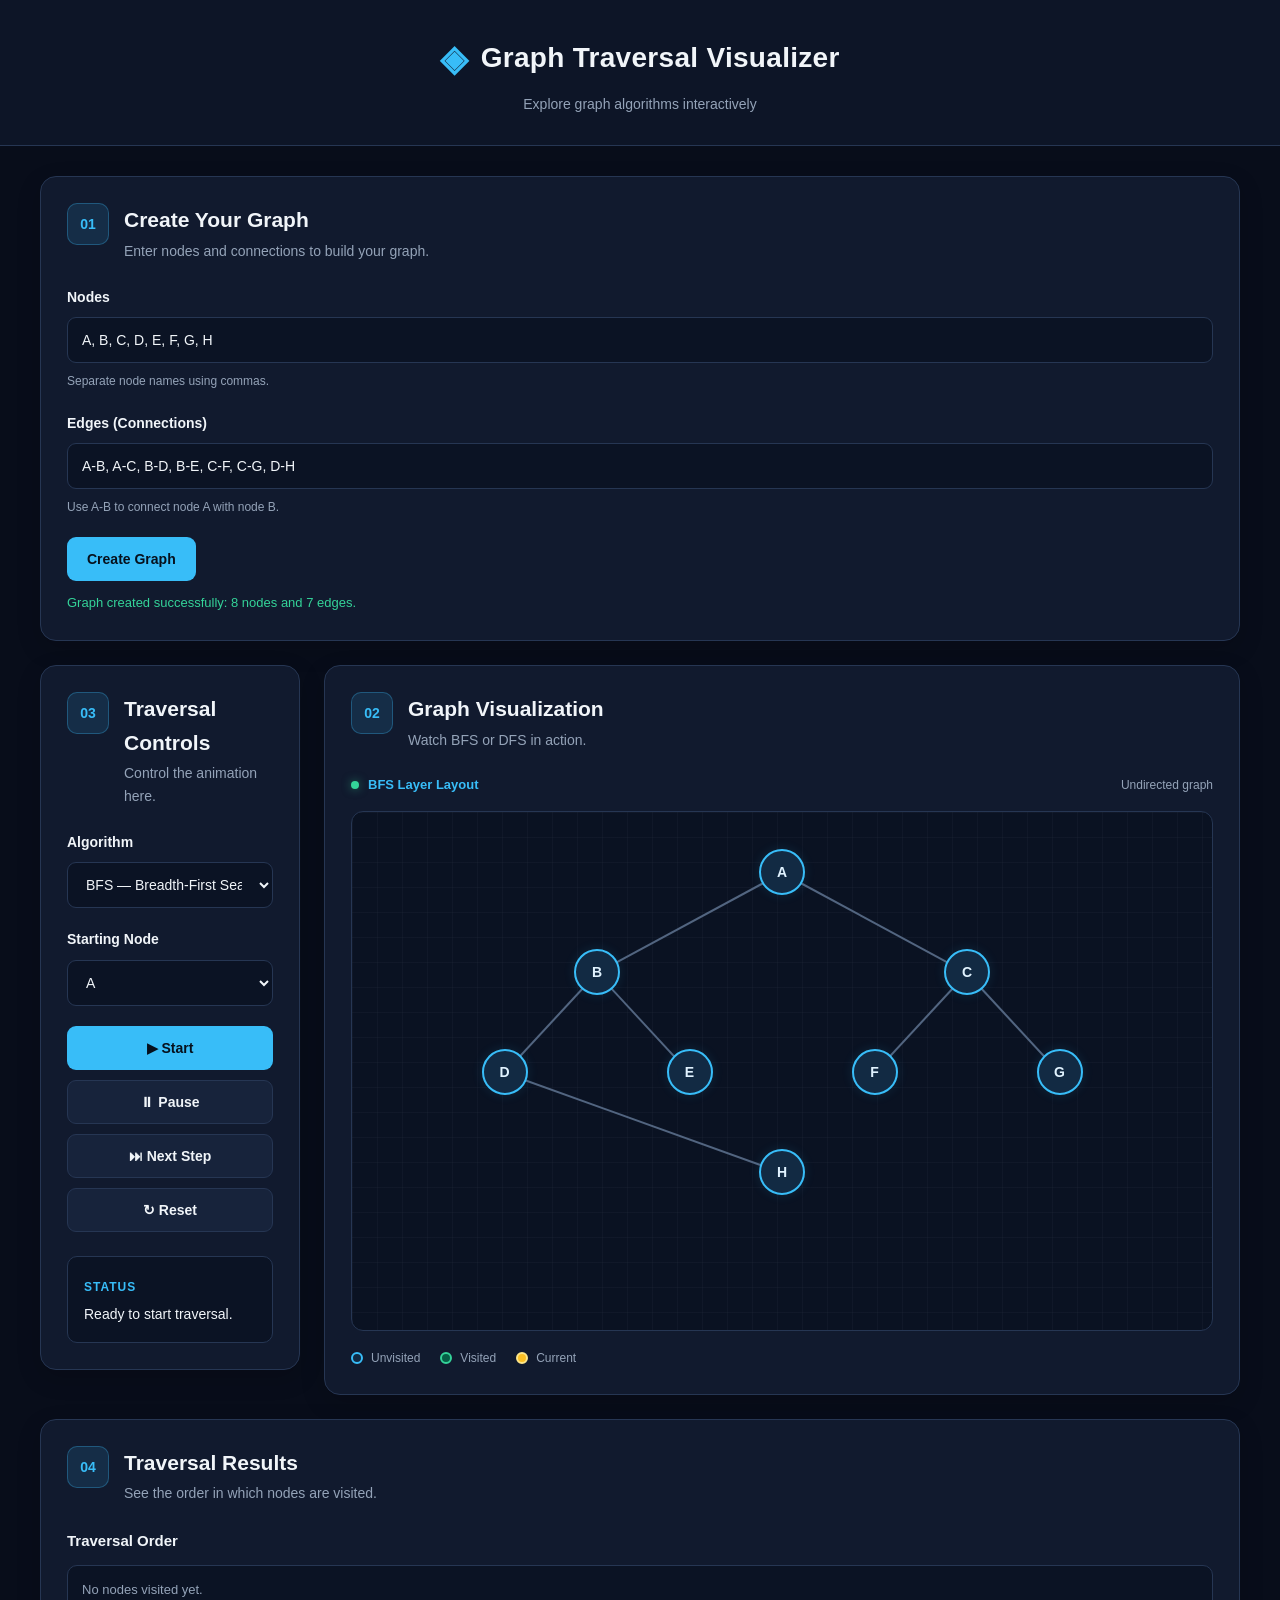
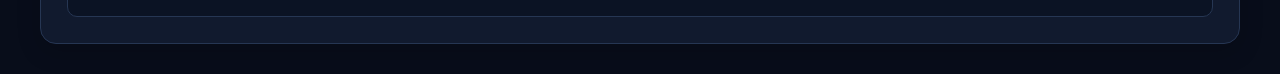
<file: index.html>
<!DOCTYPE html>
<html lang="en">
<head>
    <meta charset="UTF-8">
    <meta name="viewport" content="width=device-width, initial-scale=1.0">

    <title>Graph Traversal Visualizer</title>

    <link rel="stylesheet" href="style.css">
</head>

<body>

    <!-- HEADER -->
    <header class="header">
        <div class="logo">
            <span class="logo-icon">◈</span>
            Graph Traversal Visualizer
        </div>

        <p class="header-subtitle">
            Explore graph algorithms interactively
        </p>
    </header>
    <!-- MAIN CONTENT -->
    <main class="container">

        <!-- GRAPH INPUT SECTION -->
        <section class="panel input-panel">

            <div class="section-heading">
                <span class="section-number">01</span>
                <div>
                    <h2>Create Your Graph</h2>
                    <p>Enter nodes and connections to build your graph.</p>
                </div>
            </div>

            <div class="form-group">
                <label for="nodesInput">Nodes</label>

                <input
                    type="text"
                    id="nodesInput"
                    placeholder="Example: A, B, C, D, E, F"
                    value="A, B, C, D, E, F, G, H"
                >

                <small>Separate node names using commas.</small>
            </div>

            <div class="form-group">
                <label for="edgesInput">Edges (Connections)</label>

                <input
                    type="text"
                    id="edgesInput"
                    placeholder="Example: A-B, A-C, B-D, B-E, C-F"
                    value="A-B, A-C, B-D, B-E, C-F, C-G, D-H"
                >

                <small>Use A-B to connect node A with node B.</small>
            </div>

            <button type="button" id="createGraphBtn" class="primary-btn">
                Create Graph
            </button>

            <p id="inputMessage" class="message" aria-live="polite"></p>

        </section>
<!-- GRAPH + TRAVERSAL CONTROLS LAYOUT -->
        <section class="workspace">
        
            <!-- LEFT SIDE: TRAVERSAL CONTROLS -->
            <section class="panel controls-panel">
        
                <div class="section-heading">
                    <span class="section-number">03</span>
                    <div>
                        <h2>Traversal Controls</h2>
                        <p>Control the animation here.</p>
                    </div>
                </div>
        
                <div class="form-group">
                    <label for="algorithm">Algorithm</label>
        
                    <select id="algorithm">
                        <option value="bfs">BFS — Breadth-First Search</option>
                        <option value="dfs">DFS — Depth-First Search</option>
                    </select>
                </div>
        
                <div class="form-group">
                    <label for="startNode">Starting Node</label>
        
                    <select id="startNode">
                        <option value="A">A</option>
                    </select>
                </div>
        
                <div class="control-buttons">
                    <button type="button" id="startBtn" class="primary-btn">
                        ▶ Start
                    </button>
        
                    <button type="button" id="pauseBtn" class="secondary-btn">
                        ⏸ Pause
                    </button>
        
                    <button type="button" id="nextStepBtn" class="secondary-btn">
                        ⏭ Next Step
                    </button>
        
                    <button type="button" id="resetBtn" class="secondary-btn">
                        ↻ Reset
                    </button>
                </div>
        
                <div class="traversal-status">
                    <span class="status-label">Status</span>
                    <p id="status" aria-live="polite">
                        Ready to start traversal.
                    </p>
                </div>
        
            </section>
            <!-- RIGHT SIDE: GRAPH -->
            <section class="panel graph-panel">
        
                <div class="section-heading">
                    <span class="section-number">02</span>
                    <div>
                        <h2>Graph Visualization</h2>
                        <p>Watch BFS or DFS in action.</p>
                    </div>
                </div>
        
                <div class="graph-toolbar">
                    <div class="layout-info">
                        <span class="status-dot"></span>
                        BFS Layer Layout
                    </div>
        
                    <span class="graph-hint">
                        Undirected graph
                    </span>
                </div>
        
                <div
                    id="graph"
                    class="graph-container"
                    role="img"
                    aria-label="Interactive graph visualization">
                    <p class="graph-placeholder">
                        Your graph will appear here.
                    </p>
                </div>
                <div class="legend">
                    <div class="legend-item">
                        <span class="legend-node"></span>
                        Unvisited
                    </div>
        
                    <div class="legend-item">
                        <span class="legend-node visited"></span>
                        Visited
                    </div>
        
                    <div class="legend-item">
                        <span class="legend-node current"></span>
                        Current
                    </div>
                </div>
        
            </section>
        
        </section>
<!-- TRAVERSAL RESULTS -->
<section class="panel results-panel">

    <div class="section-heading">
        <span class="section-number">04</span>
        <div>
            <h2>Traversal Results</h2>
            <p>See the order in which nodes are visited.</p>
        </div>
    </div>

    <div class="result-content">
        <h3>Traversal Order</h3>

        <div id="traversalOrder" class="traversal-order" aria-live="polite" >
            <span class="empty-result">
                No nodes visited yet.
            </span>
        </div>
    </div>
</section>
    </main>
    <script src="script.js"></script>
</body>
</html>
</file>
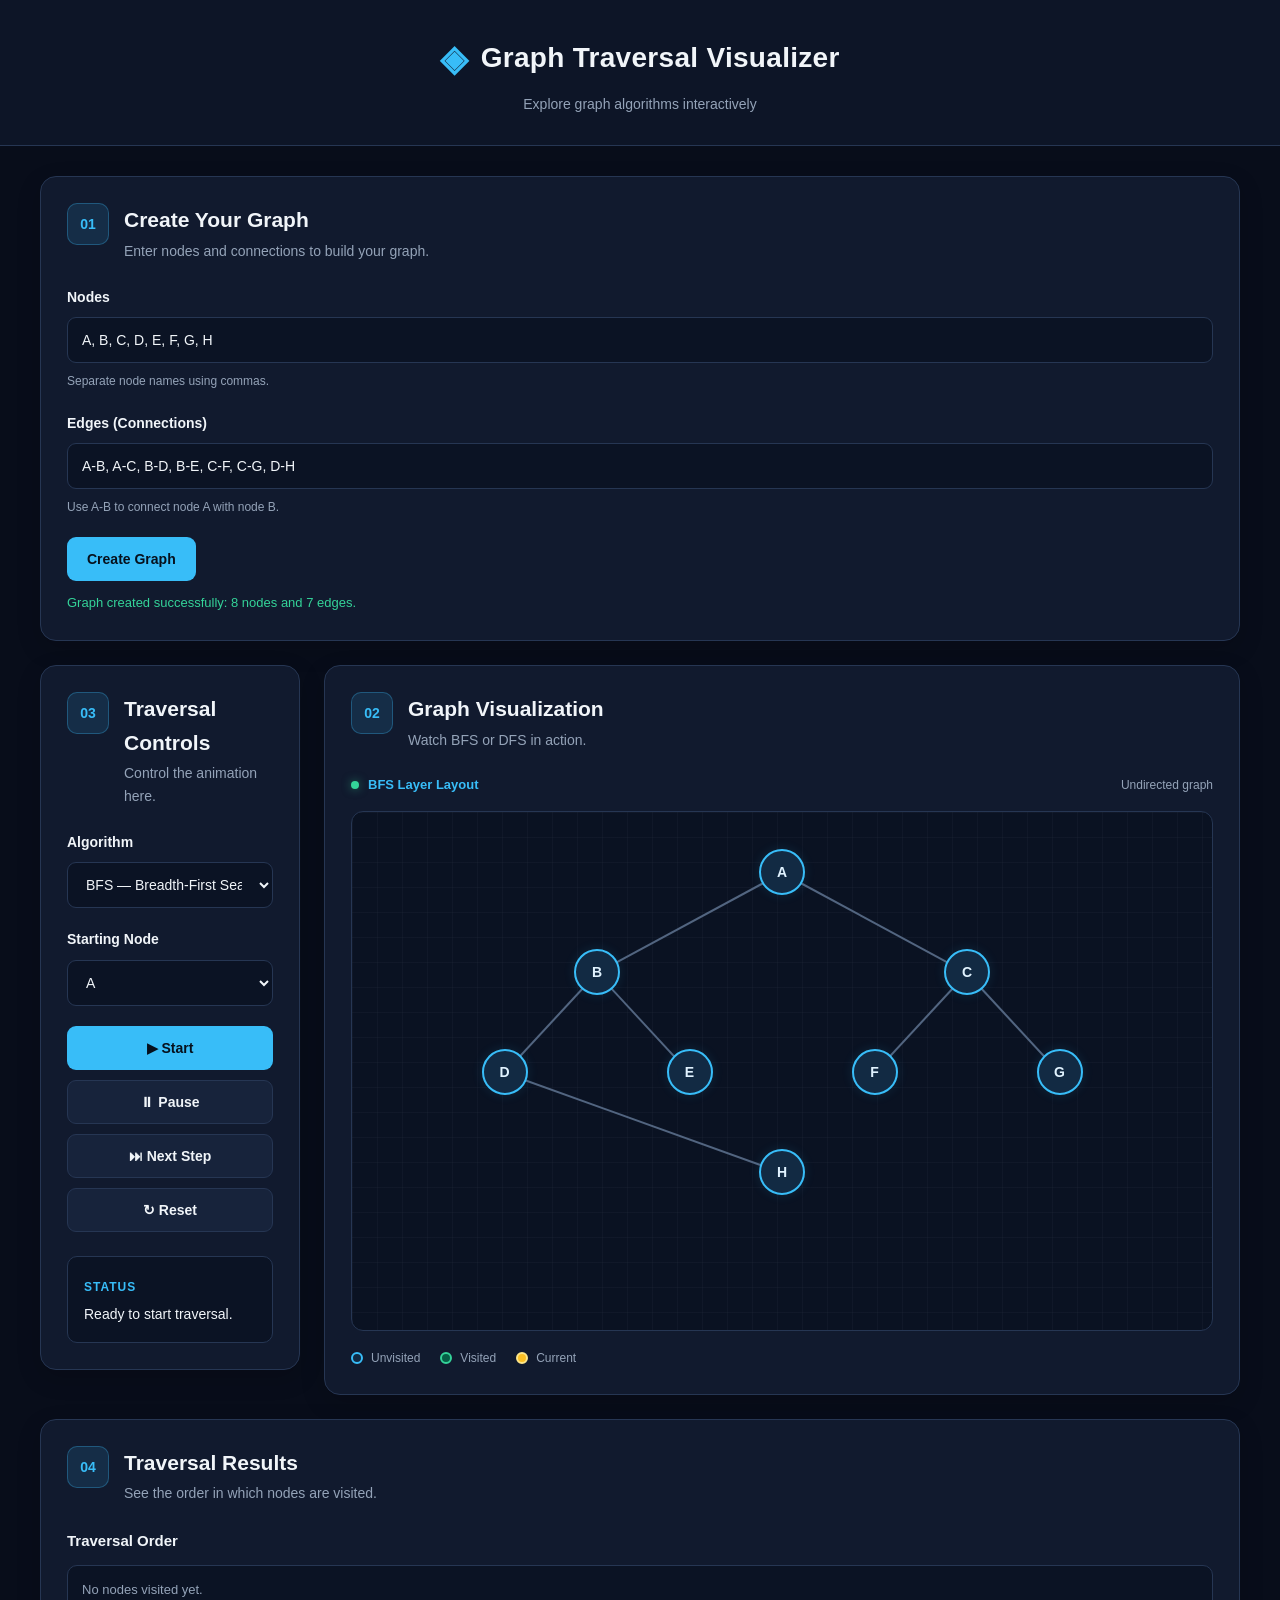
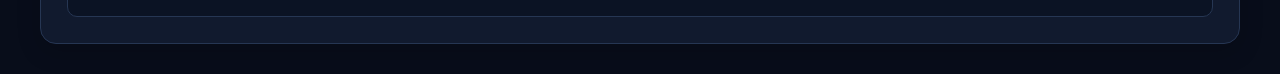
<file: index..html>
<!DOCTYPE html>
<html lang="en">
<head>
    <meta charset="UTF-8">
    <meta name="viewport" content="width=device-width, initial-scale=1.0">

    <title>Graph Traversal Visualizer</title>

    <link rel="stylesheet" href="style.css">
</head>

<body>

    <!-- HEADER -->
    <header class="header">
        <div class="logo">
            <span class="logo-icon">◈</span>
            Graph Traversal Visualizer
        </div>

        <p class="header-subtitle">
            Explore graph algorithms interactively
        </p>
    </header>
    <!-- MAIN CONTENT -->
    <main class="container">

        <!-- GRAPH INPUT SECTION -->
        <section class="panel input-panel">

            <div class="section-heading">
                <span class="section-number">01</span>
                <div>
                    <h2>Create Your Graph</h2>
                    <p>Enter nodes and connections to build your graph.</p>
                </div>
            </div>

            <div class="form-group">
                <label for="nodesInput">Nodes</label>

                <input
                    type="text"
                    id="nodesInput"
                    placeholder="Example: A, B, C, D, E, F"
                    value="A, B, C, D, E, F, G, H"
                >

                <small>Separate node names using commas.</small>
            </div>

            <div class="form-group">
                <label for="edgesInput">Edges (Connections)</label>

                <input
                    type="text"
                    id="edgesInput"
                    placeholder="Example: A-B, A-C, B-D, B-E, C-F"
                    value="A-B, A-C, B-D, B-E, C-F, C-G, D-H"
                >

                <small>Use A-B to connect node A with node B.</small>
            </div>

            <button type="button" id="createGraphBtn" class="primary-btn">
                Create Graph
            </button>

            <p id="inputMessage" class="message" aria-live="polite"></p>

        </section>
<!-- GRAPH + TRAVERSAL CONTROLS LAYOUT -->
        <section class="workspace">
        
            <!-- LEFT SIDE: TRAVERSAL CONTROLS -->
            <section class="panel controls-panel">
        
                <div class="section-heading">
                    <span class="section-number">03</span>
                    <div>
                        <h2>Traversal Controls</h2>
                        <p>Control the animation here.</p>
                    </div>
                </div>
        
                <div class="form-group">
                    <label for="algorithm">Algorithm</label>
        
                    <select id="algorithm">
                        <option value="bfs">BFS — Breadth-First Search</option>
                        <option value="dfs">DFS — Depth-First Search</option>
                    </select>
                </div>
        
                <div class="form-group">
                    <label for="startNode">Starting Node</label>
        
                    <select id="startNode">
                        <option value="A">A</option>
                    </select>
                </div>
        
                <div class="control-buttons">
                    <button type="button" id="startBtn" class="primary-btn">
                        ▶ Start
                    </button>
        
                    <button type="button" id="pauseBtn" class="secondary-btn">
                        ⏸ Pause
                    </button>
        
                    <button type="button" id="nextStepBtn" class="secondary-btn">
                        ⏭ Next Step
                    </button>
        
                    <button type="button" id="resetBtn" class="secondary-btn">
                        ↻ Reset
                    </button>
                </div>
        
                <div class="traversal-status">
                    <span class="status-label">Status</span>
                    <p id="status" aria-live="polite">
                        Ready to start traversal.
                    </p>
                </div>
        
            </section>
            <!-- RIGHT SIDE: GRAPH -->
            <section class="panel graph-panel">
        
                <div class="section-heading">
                    <span class="section-number">02</span>
                    <div>
                        <h2>Graph Visualization</h2>
                        <p>Watch BFS or DFS in action.</p>
                    </div>
                </div>
        
                <div class="graph-toolbar">
                    <div class="layout-info">
                        <span class="status-dot"></span>
                        BFS Layer Layout
                    </div>
        
                    <span class="graph-hint">
                        Undirected graph
                    </span>
                </div>
        
                <div
                    id="graph"
                    class="graph-container"
                    role="img"
                    aria-label="Interactive graph visualization">
                    <p class="graph-placeholder">
                        Your graph will appear here.
                    </p>
                </div>
                <div class="legend">
                    <div class="legend-item">
                        <span class="legend-node"></span>
                        Unvisited
                    </div>
        
                    <div class="legend-item">
                        <span class="legend-node visited"></span>
                        Visited
                    </div>
        
                    <div class="legend-item">
                        <span class="legend-node current"></span>
                        Current
                    </div>
                </div>
        
            </section>
        
        </section>
<!-- TRAVERSAL RESULTS -->
<section class="panel results-panel">

    <div class="section-heading">
        <span class="section-number">04</span>
        <div>
            <h2>Traversal Results</h2>
            <p>See the order in which nodes are visited.</p>
        </div>
    </div>

    <div class="result-content">
        <h3>Traversal Order</h3>

        <div id="traversalOrder" class="traversal-order" aria-live="polite" >
            <span class="empty-result">
                No nodes visited yet.
            </span>
        </div>
    </div>
</section>
    </main>
    <script src="script.js"></script>
</body>
</html>
</file>
<file: style.css>
/* ==============================
   1. GLOBAL STYLES
============================== */
* {
    margin: 0;
    padding: 0;
    box-sizing: border-box;
}

:root {
    --background: #080d1a;
    --panel: #111a2e;
    --panel-light: #17233b;
    --border: #263653;

    --primary: #38bdf8;
    --primary-hover: #0ea5e9;
    --secondary: #8b9bb8;

    --text: #f1f5f9;
    --muted: #94a3b8;

    --success: #34d399;
    --warning: #fbbf24;
    --danger: #fb7185;
}

body {
    font-family: "Segoe UI", Arial, sans-serif;
    background: var(--background);
    color: var(--text);
    min-height: 100vh;
    line-height: 1.6;
}


/* ==============================
   2. HEADER
============================== */

.header {
    text-align: center;
    padding: 30px 20px;
    background: #0d1527;
    border-bottom: 1px solid var(--border);
}

.logo {
    display: flex;
    justify-content: center;
    align-items: center;
    gap: 12px;
    font-size: 28px;
    font-weight: 700;
    letter-spacing: 0.3px;
}

.logo-icon {
    color: var(--primary);
    font-size: 36px;
}

.header-subtitle {
    color: var(--muted);
    margin-top: 5px;
    font-size: 14px;
}


/* ==============================
   3. MAIN CONTAINER
============================== */

.container {
    width: min(1200px, 94%);
    margin: 30px auto;
    display: flex;
    flex-direction: column;
    gap: 24px;
}


/* ==============================
   4. PANEL DESIGN
============================== */

.panel {
    background: var(--panel);
    border: 1px solid var(--border);
    border-radius: 16px;
    padding: 26px;
    box-shadow: 0 8px 24px rgba(0, 0, 0, 0.16);
}

.section-heading {
    display: flex;
    align-items: flex-start;
    gap: 15px;
    margin-bottom: 24px;
}

.section-number {
    display: flex;
    align-items: center;
    justify-content: center;
    min-width: 42px;
    height: 42px;
    background: rgba(56, 189, 248, 0.12);
    border: 1px solid rgba(56, 189, 248, 0.3);
    border-radius: 10px;
    color: var(--primary);
    font-size: 14px;
    font-weight: 700;
}

.section-heading h2 {
    font-size: 21px;
    margin-bottom: 3px;
}

.section-heading p {
    color: var(--muted);
    font-size: 14px;
}


/* ==============================
   5. INPUTS AND LABELS
============================== */

.form-group {
    display: flex;
    flex-direction: column;
    gap: 9px;
    margin-bottom: 20px;
    min-width: 0;
}

.form-group label {
    color: var(--text);
    font-size: 14px;
    font-weight: 600;
}

.form-group input,
.form-group select {
    width: 100%;
    min-height: 46px;
    padding: 12px 14px;
    border: 1px solid var(--border);
    border-radius: 9px;
    background: #0b1324;
    color: var(--text);
    font-size: 14px;
    outline: none;
    transition: border-color 0.2s, box-shadow 0.2s;
}

.form-group input::placeholder {
    color: #64748b;
}

.form-group input:focus,
.form-group select:focus {
    border-color: var(--primary);
    box-shadow: 0 0 0 3px rgba(56, 189, 248, 0.12);
}

.form-group select {
    cursor: pointer;
}

.form-group small {
    color: var(--muted);
    font-size: 12px;
}


/* ==============================
   6. BUTTONS
============================== */

button {
    font-family: inherit;
    cursor: pointer;
    border: none;
    transition:
        background 0.2s,
        transform 0.2s,
        border-color 0.2s;
}

button:focus-visible {
    outline: 2px solid var(--primary);
    outline-offset: 3px;
}

.primary-btn {
    display: inline-flex;
    align-items: center;
    justify-content: center;
    min-height: 44px;
    padding: 11px 20px;
    border-radius: 9px;
    background: var(--primary);
    color: #06111d;
    font-weight: 700;
    font-size: 14px;
}

.primary-btn:hover {
    background: var(--primary-hover);
    color: white;
    transform: translateY(-1px);
}

.secondary-btn {
    min-height: 44px;
    padding: 10px 18px;
    border: 1px solid var(--border);
    border-radius: 9px;
    background: var(--panel-light);
    color: var(--text);
    font-weight: 600;
    font-size: 14px;
}

.secondary-btn:hover {
    border-color: var(--primary);
    background: #1b2c47;
}


/* ==============================
   7. MESSAGES
============================== */

.message {
    margin-top: 12px;
    font-size: 13px;
    color: var(--muted);
    overflow-wrap: anywhere;
}


/* ==============================
   8. GRAPH TOOLBAR
============================== */

.graph-toolbar {
    display: flex;
    justify-content: space-between;
    align-items: center;
    gap: 12px;
    flex-wrap: wrap;
    margin-bottom: 15px;
}

.layout-info {
    display: flex;
    align-items: center;
    gap: 9px;
    color: var(--primary);
    font-size: 13px;
    font-weight: 700;
}

.status-dot {
    width: 8px;
    height: 8px;
    background: var(--success);
    border-radius: 50%;
    box-shadow: 0 0 10px rgba(52, 211, 153, 0.5);
}

.graph-hint {
    color: var(--muted);
    font-size: 12px;
}


/* ==============================
   9. GRAPH CANVAS
============================== */

.graph-container {
    position: relative;
    width: 100%;
    height: 500px;
    min-height: 350px;
    overflow: auto;
    isolation: isolate;
    border: 1px solid var(--border);
    border-radius: 12px;
    background-color: #0a1222;

    background-image:
        linear-gradient(rgba(148, 163, 184, 0.045) 1px, transparent 1px),
        linear-gradient(90deg, rgba(148, 163, 184, 0.045) 1px, transparent 1px);

    background-size: 25px 25px;
}

.graph-placeholder {
    position: absolute;
    inset: 0;
    display: flex;
    align-items: center;
    justify-content: center;
    padding: 20px;
    color: var(--muted);
    text-align: center;
    pointer-events: none;
}


/* ==============================
   10. GRAPH NODES
============================== */

/*
   JavaScript should position nodes with absolute coordinates.
   These styles support the existing .node class.
*/

.node {
    position: absolute;
    display: flex;
    align-items: center;
    justify-content: center;

    width: 46px;
    height: 46px;
    border: 2px solid var(--primary);
    border-radius: 50%;

    background: #122a43;
    color: #e0f2fe;

    font-size: 14px;
    font-weight: 700;

    box-shadow: 0 0 12px rgba(56, 189, 248, 0.12);
    z-index: 2;

    transform: translate(-50%, -50%);
    transition:
        background 0.25s,
        border-color 0.25s,
        box-shadow 0.25s;
}

/* Current node being processed */

.node.current {
    background: var(--warning);
    border-color: #fde68a;
    color: #1c1917;
    box-shadow: 0 0 22px rgba(251, 191, 36, 0.65);
    z-index: 4;
}

/* Node already visited */

.node.visited {
    background: #065f46;
    border-color: var(--success);
    color: #d1fae5;
    box-shadow: 0 0 15px rgba(52, 211, 153, 0.2);
}


/* ==============================
   11. GRAPH EDGES
============================== */

/*
   Supports edge elements positioned and rotated by JavaScript.
*/

.edge {
    position: absolute;
    height: 2px;
    background: #526580;
    transform-origin: left center;
    z-index: 1;
    pointer-events: none;
    transition:
        background 0.25s,
        height 0.25s,
        box-shadow 0.25s;
}

/* Optional visited-edge styling */

.edge.visited {
    height: 3px;
    background: var(--success);
    box-shadow: 0 0 8px rgba(52, 211, 153, 0.35);
}


/* ==============================
   12. GRAPH LEGEND
============================== */

.legend {
    display: flex;
    align-items: center;
    flex-wrap: wrap;
    gap: 20px;
    margin-top: 18px;
}

.legend-item {
    display: flex;
    align-items: center;
    gap: 8px;
    color: var(--muted);
    font-size: 12px;
}

.legend-node {
    width: 12px;
    height: 12px;
    border: 2px solid var(--primary);
    border-radius: 50%;
    background: #122a43;
}

.legend-node.visited {
    background: #065f46;
    border-color: var(--success);
}

.legend-node.current {
    background: var(--warning);
    border-color: #fde68a;
}


/* ==============================
   13. TRAVERSAL CONTROLS
============================== */

.controls-grid {
    display: grid;
    grid-template-columns: repeat(2, minmax(0, 1fr));
    gap: 20px;
}

.controls-grid .form-group {
    margin-bottom: 8px;
}

.button-group {
    display: flex;
    flex-wrap: wrap;
    gap: 12px;
    margin-top: 18px;
}

.button-group button {
    flex: 1 1 120px;
}


/* ==============================
   14. TRAVERSAL STATUS
============================== */

.traversal-status {
    margin-top: 24px;
    padding: 16px;
    background: #0b1324;
    border: 1px solid var(--border);
    border-radius: 10px;
}

.status-label {
    color: var(--primary);
    font-size: 12px;
    font-weight: 700;
    text-transform: uppercase;
    letter-spacing: 1px;
}

#status {
    margin-top: 5px;
    color: var(--text);
    font-size: 14px;
    overflow-wrap: anywhere;
}


/* ==============================
   15. TRAVERSAL RESULTS
============================== */

.result-content h3 {
    margin-bottom: 12px;
    font-size: 15px;
}

.traversal-order {
    display: flex;
    flex-wrap: wrap;
    align-items: center;
    gap: 10px;
    min-height: 52px;
    padding: 14px;
    background: #0b1324;
    border: 1px solid var(--border);
    border-radius: 10px;
}

.traversal-order .empty-result {
    color: var(--muted);
    font-size: 13px;
}

.traversal-order .node-item {
    display: inline-flex;
    align-items: center;
    justify-content: center;
    min-width: 34px;
    height: 34px;
    padding: 0 10px;
    border: 1px solid rgba(52, 211, 153, 0.4);
    border-radius: 8px;
    background: rgba(52, 211, 153, 0.12);
    color: #a7f3d0;
    font-size: 13px;
    font-weight: 700;
}


/* ==============================
   16. FOOTER
============================== */

.footer {
    padding: 24px 15px;
    text-align: center;
    color: var(--muted);
    font-size: 12px;
    border-top: 1px solid var(--border);
    background: #0d1527;
}


/* ==============================
   17. RESPONSIVE DESIGN
============================== */

@media (max-width: 700px) {

    .header {
        padding: 24px 15px;
    }

    .logo {
        font-size: 22px;
    }

    .logo-icon {
        font-size: 29px;
    }

    .container {
        width: 94%;
        margin: 20px auto;
        gap: 18px;
    }

    .panel {
        padding: 18px;
        border-radius: 12px;
    }

    .section-heading {
        gap: 11px;
    }

    .section-heading h2 {
        font-size: 18px;
    }

    .section-heading p {
        font-size: 13px;
    }

    .controls-grid {
        grid-template-columns: 1fr;
        gap: 5px;
    }

    .graph-container {
        height: 430px;
        min-height: 350px;
    }

    .legend {
        gap: 12px;
    }

    .button-group {
        gap: 9px;
    }

    .button-group button {
        flex: 1 1 40%;
    }
}

@media (max-width: 400px) {

    .panel {
        padding: 14px;
    }

    .logo {
        font-size: 19px;
    }

    .graph-container {
        height: 380px;
    }

    .button-group button {
        flex-basis: 100%;
    }
}
/* =================================
   GRAPH + CONTROLS SIDE-BY-SIDE
================================= */

.workspace {
    display: grid;
    grid-template-columns: 260px minmax(0, 1fr);
    gap: 24px;
    align-items: start;
}

/* Keep controls on the left */
.workspace .controls-panel {
    position: sticky;
    top: 20px;
    min-width: 0;
}

/* Keep the graph on the right */
.workspace .graph-panel {
    min-width: 0;
}

/* Arrange buttons vertically */
.control-buttons {
    display: flex;
    flex-direction: column;
    gap: 10px;
    margin-top: 20px;
}

.control-buttons button {
    width: 100%;
    min-height: 44px;
}

/* Let the graph use the available space */
.workspace .graph-container {
    width: 100%;
    min-width: 0;
    min-height: 400px;
}

/* Responsive layout for tablets and phones */
@media (max-width: 850px) {
    .workspace {
        grid-template-columns: 1fr;
    }

    .workspace .controls-panel {
        position: static;
    }

    .control-buttons {
        display: grid;
        grid-template-columns: repeat(2, minmax(0, 1fr));
    }

    .workspace .graph-container {
        min-height: 400px;
    }
}

@media (max-width: 420px) {
    .control-buttons {
        grid-template-columns: 1fr;
    }
}
</file>
